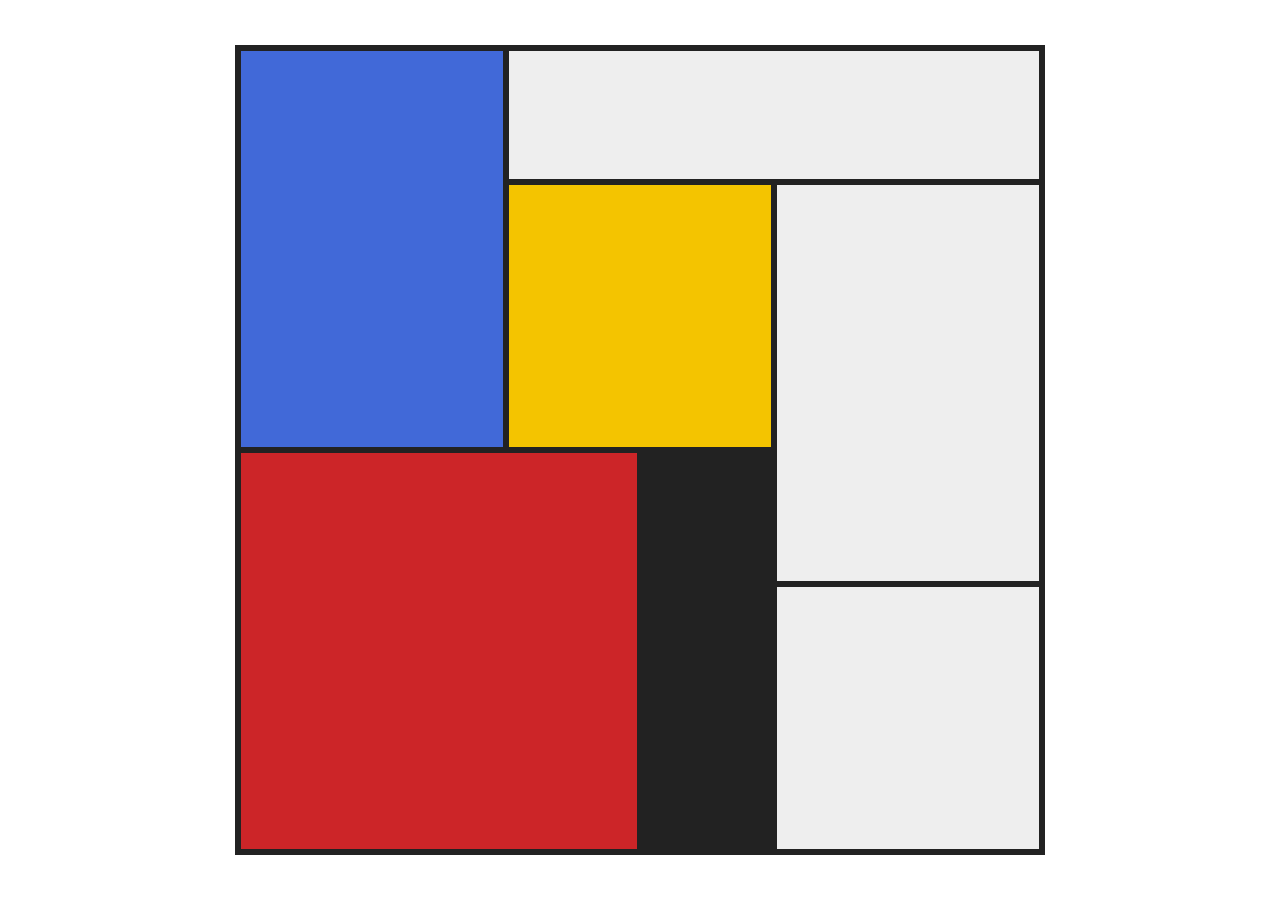
<file: index.html>
<!DOCTYPE html>
<html lang="en">
<head>
    <meta charset="UTF-8">
    <meta name="viewport" content="width=device-width, initial-scale=1.0">
    <title>Assignment 2 - Task 1</title>
    <link rel="stylesheet" href="style.css">
</head>
<body>

<div class="composition">
    <div class="blue"></div>
    <div class="top-white"></div>
    <div class="yellow"></div>
    <div class="right-top"></div>
    <div class="red"></div>
    <div class="right-bottom"></div>
</div>

</body>
</html>
</file>
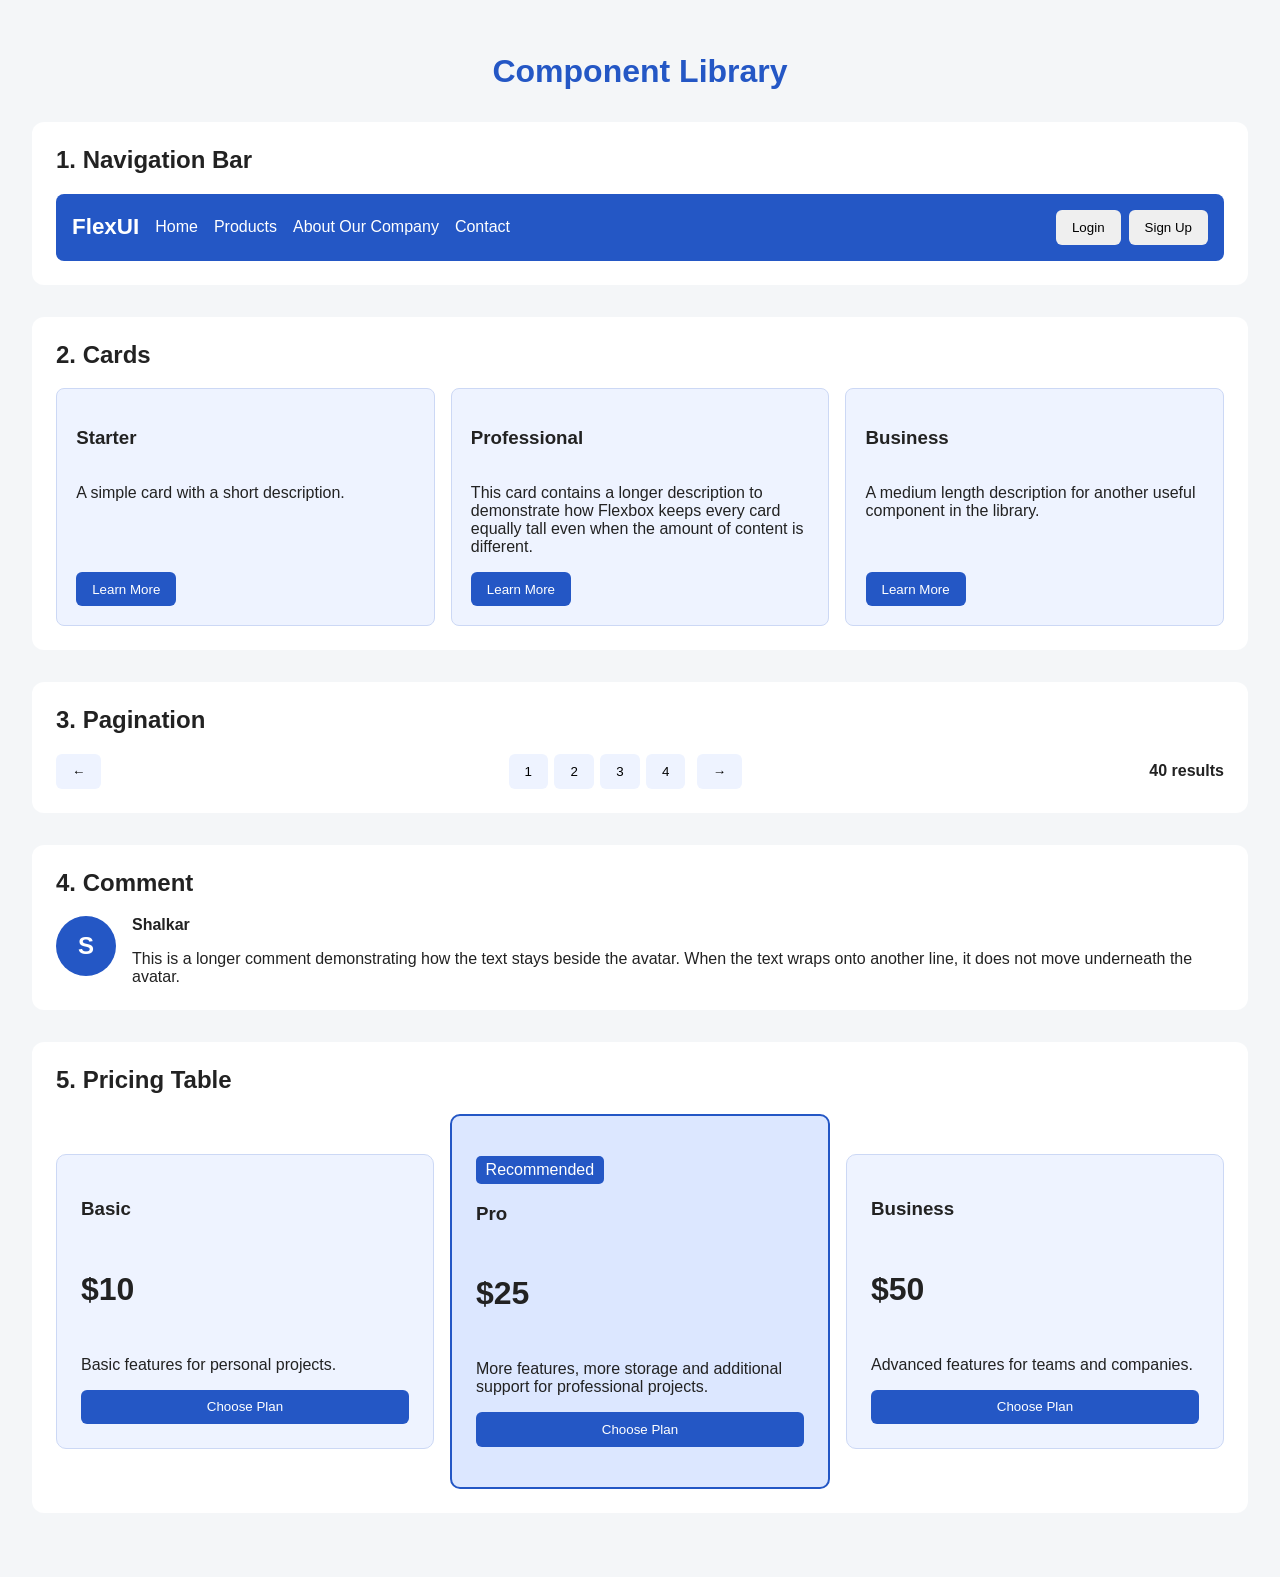
<file: task2.html>
<!DOCTYPE html>
<html lang="en">
<head>
    <meta charset="UTF-8">
    <meta name="viewport" content="width=device-width, initial-scale=1.0">
    <title>Assignment 2 - Task 2</title>
    <link rel="stylesheet" href="style.css">
</head>

<body class="task2-page">

<h1>Component Library</h1>

<section class="component">
    <h2>1. Navigation Bar</h2>

    <nav class="navbar">
        <div class="logo">FlexUI</div>

        <div class="nav-links">
            <a href="#">Home</a>
            <a href="#">Products</a>
            <a href="#">About Our Company</a>
            <a href="#">Contact</a>
        </div>

        <div class="nav-actions">
            <button>Login</button>
            <button>Sign Up</button>
        </div>
    </nav>
</section>


<section class="component">
    <h2>2. Cards</h2>

    <div class="cards">

        <article class="card">
            <h3>Starter</h3>
            <p>A simple card with a short description.</p>
            <button>Learn More</button>
        </article>

        <article class="card">
            <h3>Professional</h3>
            <p>
                This card contains a longer description to demonstrate
                how Flexbox keeps every card equally tall even when
                the amount of content is different.
            </p>
            <button>Learn More</button>
        </article>

        <article class="card">
            <h3>Business</h3>
            <p>
                A medium length description for another useful
                component in the library.
            </p>
            <button>Learn More</button>
        </article>

    </div>
</section>


<section class="component">
    <h2>3. Pagination</h2>

    <div class="pagination">
        <button>←</button>

        <div class="pages">
            <button>1</button>
            <button>2</button>
            <button>3</button>
            <button>4</button>
        </div>

        <button>→</button>

        <span class="results">40 results</span>
    </div>
</section>


<section class="component">
    <h2>4. Comment</h2>

    <div class="comment">
        <div class="avatar">S</div>

        <div class="comment-content">
            <strong>Shalkar</strong>
            <p>
                This is a longer comment demonstrating how the text
                stays beside the avatar. When the text wraps onto
                another line, it does not move underneath the avatar.
            </p>
        </div>
    </div>
</section>


<section class="component">
    <h2>5. Pricing Table</h2>

    <div class="pricing">

        <article class="plan">
            <h3>Basic</h3>
            <p class="price">$10</p>
            <p>Basic features for personal projects.</p>
            <button>Choose Plan</button>
        </article>

        <article class="plan recommended">
            <span class="badge">Recommended</span>
            <h3>Pro</h3>
            <p class="price">$25</p>
            <p>
                More features, more storage and additional support
                for professional projects.
            </p>
            <button>Choose Plan</button>
        </article>

        <article class="plan">
            <h3>Business</h3>
            <p class="price">$50</p>
            <p>Advanced features for teams and companies.</p>
            <button>Choose Plan</button>
        </article>

    </div>
</section>

</body>
</html>
</file>
<file: style.css>
* {
    box-sizing: border-box;
}

body {
    margin: 0;
    min-height: 100vh;
    display: grid;
    place-items: center;
    background: white;
}

.composition {
    width: min(90vw, 90vh);
    aspect-ratio: 1 / 1;

    display: grid;
    grid-template-columns: repeat(6, 1fr);
    grid-template-rows: repeat(6, 1fr);

    background: #222;
    gap: 6px;
    border: 6px solid #222;
}

.blue {
    background: #4169d8;
    grid-column: 1 / 3;
    grid-row: 1 / 4;
}

.top-white {
    background: #eeeeee;
    grid-column: 3 / 7;
    grid-row: 1 / 2;
}

.yellow {
    background: #f4c400;
    grid-column: 3 / 5;
    grid-row: 2 / 4;
}

.right-top {
    background: #eeeeee;
    grid-column: 5 / 7;
    grid-row: 2 / 5;
}

.red {
    background: #cc2528;
    grid-column: 1 / 4;
    grid-row: 4 / 7;
}

.right-bottom {
    background: #eeeeee;
    grid-column: 5 / 7;
    grid-row: 5 / 7;
}

/* TASK 2 - COMPONENT LIBRARY */

.task2-page {
    margin: 0;
    padding: 2rem;
    min-height: 100vh;
    display: block;
    background: #f4f6f8;
    font-family: Arial, sans-serif;
    color: #222;
}

.task2-page > h1 {
    text-align: center;
    color: #2457c5;
}

.component {
    margin: 2rem auto;
    padding: 1.5rem;
    background: white;
    border-radius: 12px;
}

.component h2 {
    margin-top: 0;
}

/* 1. NAVIGATION */

.navbar {
    display: flex;
    align-items: center;
    gap: 1rem;
    padding: 1rem;
    background: #2457c5;
    border-radius: 8px;
    flex-wrap: wrap;
}

.logo {
    font-size: 1.4rem;
    font-weight: bold;
    color: white;
}

.nav-links {
    display: flex;
    gap: 1rem;
    flex-wrap: wrap;
}

.nav-links a {
    color: white;
    text-decoration: none;
}

.nav-actions {
    display: flex;
    gap: 0.5rem;
    margin-left: auto;
}

button {
    padding: 0.6rem 1rem;
    border: none;
    border-radius: 6px;
    cursor: pointer;
}

/* 2. CARDS */

.cards {
    display: flex;
    gap: 1rem;
    align-items: stretch;
    flex-wrap: wrap;
}

.card {
    flex: 1 1 0;
    display: flex;
    flex-direction: column;
    padding: 1.2rem;
    background: #eef3ff;
    border: 1px solid #ccd8f5;
    border-radius: 8px;
}

.card p {
    flex-grow: 1;
}

.card button {
    align-self: flex-start;
    background: #2457c5;
    color: white;
}

/* 3. PAGINATION */

.pagination {
    display: flex;
    align-items: center;
    gap: 0.7rem;
    flex-wrap: wrap;
}

.pages {
    display: flex;
    gap: 0.4rem;
    margin-left: auto;
}

.results {
    margin-left: auto;
    font-weight: bold;
}

.pagination button {
    background: #eef3ff;
}

/* 4. COMMENT */

.comment {
    display: flex;
    align-items: flex-start;
    gap: 1rem;
}

.avatar {
    flex: 0 0 60px;
    width: 60px;
    height: 60px;
    border-radius: 50%;
    background: #2457c5;
    color: white;

    display: flex;
    align-items: center;
    justify-content: center;

    font-size: 1.5rem;
    font-weight: bold;
}

.comment-content {
    flex: 1;
    min-width: 0;
}

.comment-content p {
    margin-bottom: 0;
}

/* 5. PRICING */

.pricing {
    display: flex;
    align-items: center;
    gap: 1rem;
    flex-wrap: wrap;
}

.plan {
    flex: 1 1 0;
    display: flex;
    flex-direction: column;
    padding: 1.5rem;
    background: #eef3ff;
    border: 1px solid #ccd8f5;
    border-radius: 10px;
}

.plan p:not(.price) {
    flex-grow: 1;
}

.plan button {
    background: #2457c5;
    color: white;
}

.recommended {
    padding-top: 2.5rem;
    padding-bottom: 2.5rem;
    background: #dce7ff;
    border: 2px solid #2457c5;
}

.badge {
    align-self: flex-start;
    padding: 0.3rem 0.6rem;
    background: #2457c5;
    color: white;
    border-radius: 5px;
}

.price {
    font-size: 2rem;
    font-weight: bold;
}

/* TASK 3 - THREE LAYOUTS, ONE MARKUP */

.task3-page {
    margin: 0;
    padding: 2rem;
    min-height: 100vh;
    background: #f4f6f8;
    font-family: Arial, sans-serif;
    color: #222;
}

.task3-page > h1 {
    text-align: center;
    color: #2457c5;
    margin-bottom: 2rem;
}

.layout {
    gap: 1rem;
}

.item {
    background: white;
    border: 1px solid #ccd8f5;
    border-radius: 10px;
    overflow: hidden;

    display: flex;
    flex-direction: column;
}

.item img {
    width: 100%;
    aspect-ratio: 16 / 9;
    object-fit: cover;
}

.item-content {
    padding: 1rem;
    flex-grow: 1;
}

.item-content h2 {
    margin-top: 0;
}

.item time {
    padding: 0 1rem 1rem;
    color: #666;
    font-size: 0.9rem;
}

/* ----------------------- */
/* 1. GRID MODE            */
/* ----------------------- */

.grid-mode {
    display: grid;

    grid-template-columns:
        repeat(auto-fit, minmax(min(100%, 16rem), 1fr));
}

/* ----------------------- */
/* 2. LIST MODE            */
/* ----------------------- */

.list-mode {
    display: grid;
    grid-template-columns: 1fr;
}

.list-mode .item {
    flex-direction: row;
    align-items: center;
    flex-wrap: wrap;
}

.list-mode .item img {
    flex: 0 1 14rem;
    width: auto;
    max-width: 100%;
    align-self: stretch;
}

.list-mode .item-content {
    flex: 1 1 16rem;
}

.list-mode .item time {
    margin-left: auto;
    padding: 1rem;
    white-space: nowrap;
}

/* ----------------------- */
/* 3. MAGAZINE MODE        */
/* ----------------------- */

.magazine-mode {
    display: grid;

    grid-template-columns:
        repeat(auto-fit, minmax(min(100%, 14rem), 1fr));

    grid-auto-flow: dense;
    grid-auto-columns: minmax(0, 1fr);
}

.magazine-mode .lead {
    grid-column: span 2;
    grid-row: span 2;
}

.magazine-mode .lead h2 {
    font-size: 2rem;
}

.magazine-mode .lead img {
    aspect-ratio: 16 / 10;
}
</file>
